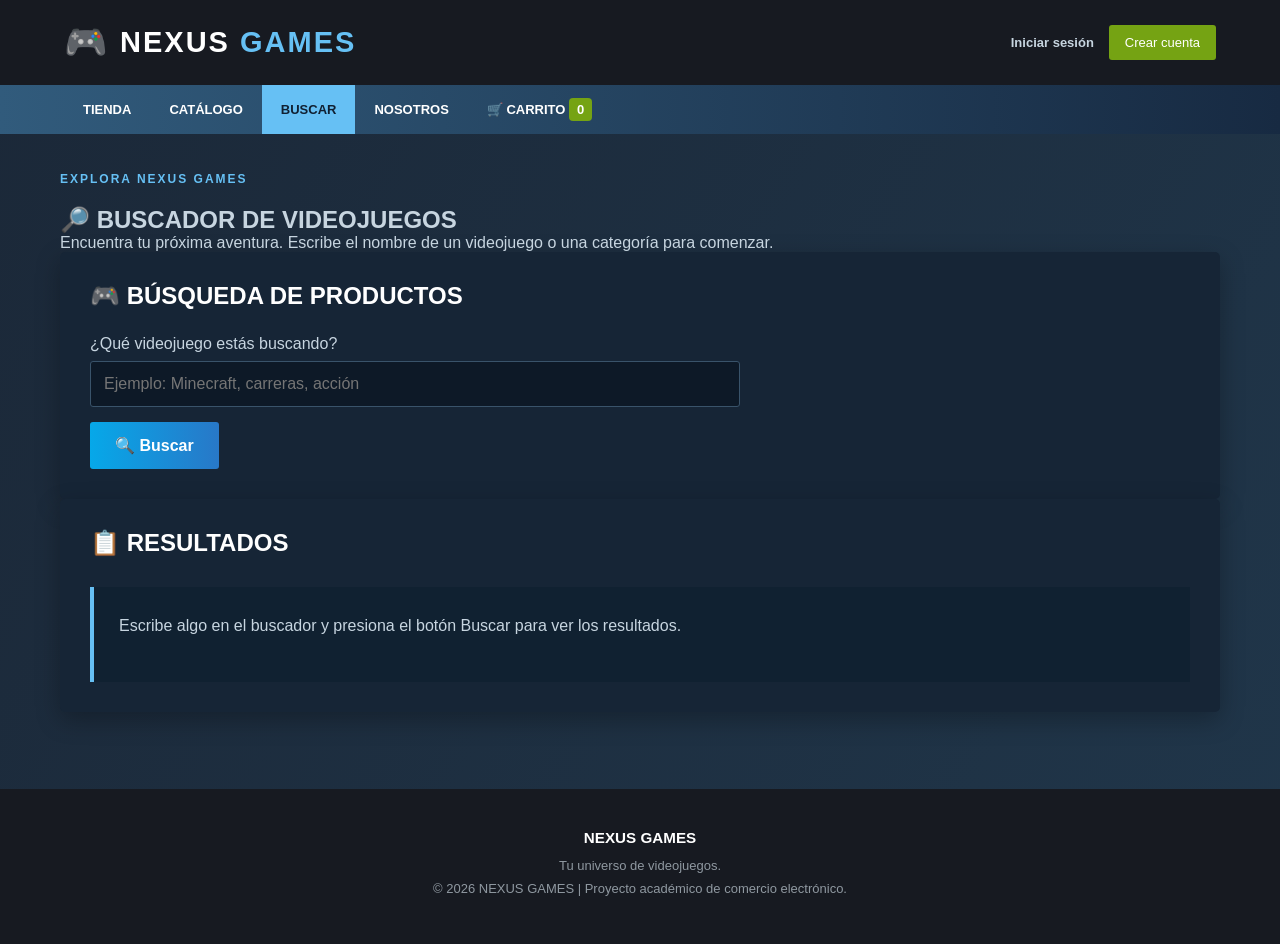
<file: busqueda.html>
<!DOCTYPE html>
<html lang="es">

<head>
    <meta charset="UTF-8">
    <meta name="viewport"
          content="width=device-width, initial-scale=1.0">

    <title>Nexus Games | Buscar videojuegos</title>

    <link rel="stylesheet" href="css/styles.css">
</head>

<body>

    <!-- ENCABEZADO -->

    <header class="encabezado">

        <div class="logo">
            <span class="logo-icono">🎮</span>
            <h1>NEXUS <span>GAMES</span></h1>
        </div>

        <div class="encabezado-derecha">

            <div id="opcionesInvitado" class="opciones-cuenta">

                <a href="login.html" class="boton-login">
                    Iniciar sesión
                </a>

                <a href="registro.html" class="boton-cuenta">
                    Crear cuenta
                </a>

            </div>

            <div id="opcionesUsuario"
                 class="opciones-cuenta" hidden>

                <span id="nombreUsuario"></span>

                <button type="button" id="btnCerrarSesion">
                    Cerrar sesión
                </button>

            </div>

        </div>

    </header>

    <!-- MENÚ DE NAVEGACIÓN -->

    <nav class="menu-principal">
        <ul>
            <li>
                <a href="index.html">TIENDA</a>
            </li>

            <li>
                <a href="catalogo.html">CATÁLOGO</a>
            </li>

            <li>
                <a href="busqueda.html" class="activo">
                    BUSCAR
                </a>
            </li>

            <li>
                <a href="nosotros.html">NOSOTROS</a>
            </li>

            <li>
                <a href="carrito.html">
                    🛒 CARRITO
                    <span class="contador-carrito">0</span>
                </a>
            </li>
        </ul>
    </nav>

    <!-- CONTENIDO PRINCIPAL -->

    <main class="pagina-busqueda">

        <section class="busqueda-hero">

            <span class="nosotros-etiqueta">
                EXPLORA NEXUS GAMES
            </span>

            <h2>🔎 BUSCADOR DE VIDEOJUEGOS</h2>

            <p>
                Encuentra tu próxima aventura.
                Escribe el nombre de un videojuego
                o una categoría para comenzar.
            </p>

        </section>

        <!-- FORMULARIO DE BÚSQUEDA -->

        <section class="seccion buscador">

            <h2>🎮 BÚSQUEDA DE PRODUCTOS</h2>

            <form id="formBusqueda">

                <label for="buscarProducto">
                    ¿Qué videojuego estás buscando?
                </label>

                <div class="busqueda-controles">

                    <input
                        type="text"
                        id="buscarProducto"
                        name="buscarProducto"
                        placeholder="Ejemplo: Minecraft, carreras, acción"
                        autocomplete="off"
                    >

                    <button type="submit"
                            class="boton-principal">
                        🔍 Buscar
                    </button>

                </div>

            </form>

        </section>

        <!-- RESULTADOS DE BÚSQUEDA -->

        <section class="seccion resultados-seccion">

            <h2>📋 RESULTADOS</h2>

            <div id="resultadosBusqueda"
                 aria-live="polite">

                <p class="busqueda-inicial">
                    Escribe algo en el buscador y presiona
                    el botón Buscar para ver los resultados.
                </p>

            </div>

        </section>

    </main>

   

    <footer>

        <h3>NEXUS GAMES</h3>

        <p>Tu universo de videojuegos.</p>

        <p>
            © 2026 NEXUS GAMES |
            Proyecto académico de comercio electrónico.
        </p>

    </footer>

    

    <script src="js/script.js"></script>

</body>
</html>
</file>
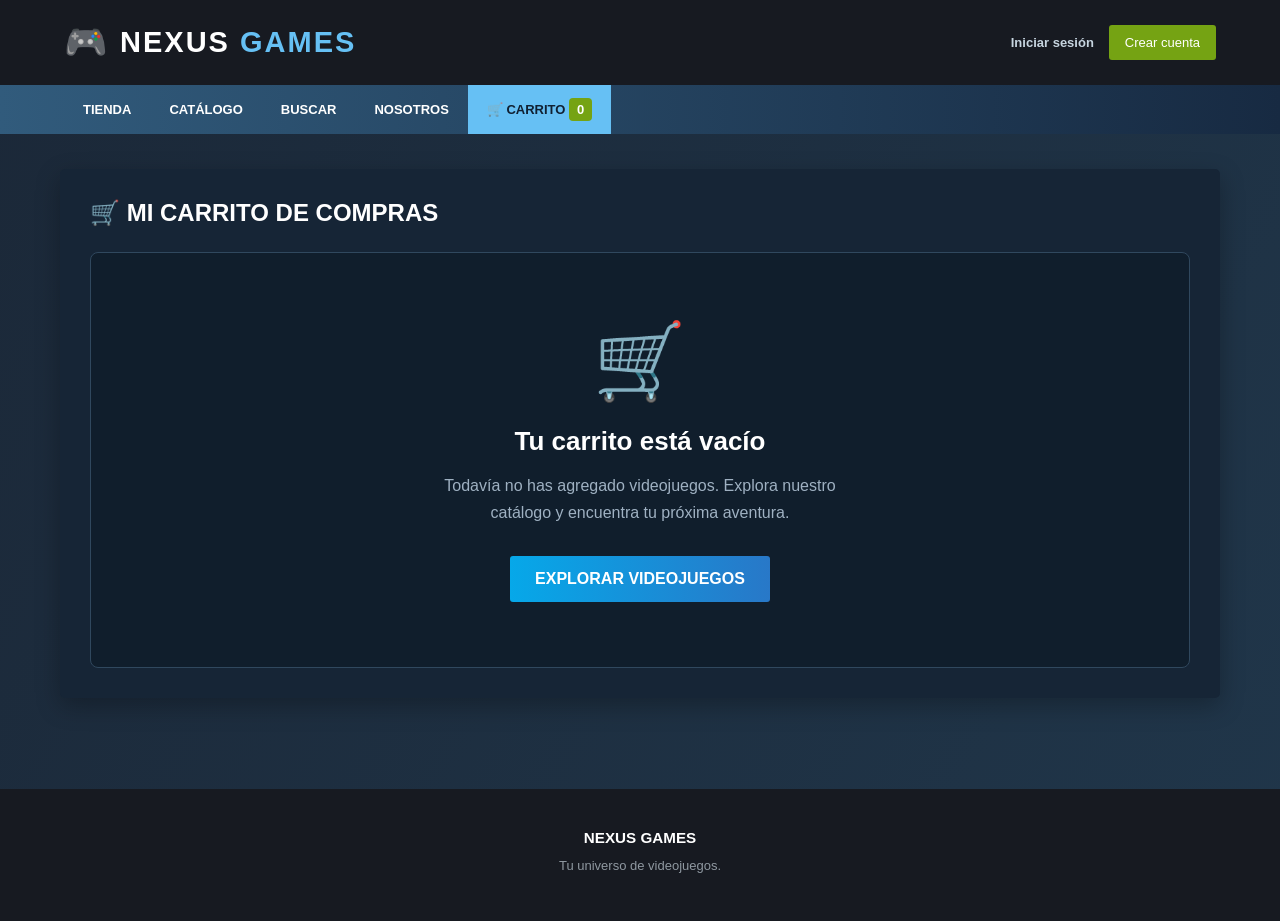
<file: carrito.html>
<!DOCTYPE html>
<html lang="es">

<head>
    <meta charset="UTF-8">
    <meta name="viewport" content="width=device-width, initial-scale=1.0">

    <title>Nexus Games | Mi carrito</title>

    <link rel="stylesheet" href="css/styles.css">
</head>

<body>

    <!-- ENCABEZADO -->

    <header class="encabezado">

        <div class="logo">
            <span class="logo-icono">🎮</span>
            <h1>NEXUS <span>GAMES</span></h1>
        </div>

        <div class="encabezado-derecha">

            <div id="opcionesInvitado" class="opciones-cuenta">

                <a href="login.html" class="boton-login">
                    Iniciar sesión
                </a>

                <a href="registro.html" class="boton-cuenta">
                    Crear cuenta
                </a>

            </div>

            <div id="opcionesUsuario" class="opciones-cuenta" hidden>

                <span id="nombreUsuario"></span>

                <button id="btnCerrarSesion" type="button">
                    Cerrar sesión
                </button>

            </div>

        </div>

    </header>


    <!-- MENÚ -->

    <nav class="menu-principal">

        <ul>

            <li><a href="index.html">TIENDA</a></li>

            <li><a href="catalogo.html">CATÁLOGO</a></li>

            <li><a href="busqueda.html">BUSCAR</a></li>

            <li><a href="nosotros.html">NOSOTROS</a></li>

            <li>
                <a href="carrito.html" class="activo">
                    🛒 CARRITO
                    <span class="contador-carrito">0</span>
                </a>
            </li>

        </ul>

    </nav>


    <!-- CARRITO -->

    <main>

        <section class="seccion">

            <h2>🛒 MI CARRITO DE COMPRAS</h2>

            <!-- CARRITO VACÍO -->

            <div id="carritoVacio" class="carrito-vacio">

                <div class="icono-vacio">🛒</div>

                <h3>Tu carrito está vacío</h3>

                <p>
                    Todavía no has agregado videojuegos.
                    Explora nuestro catálogo y encuentra
                    tu próxima aventura.
                </p>

                <a href="catalogo.html" class="boton-principal">
                    EXPLORAR VIDEOJUEGOS
                </a>

            </div>


            <!-- PRODUCTOS DEL CARRITO -->

            <div id="carritoContenido" hidden>

                <div class="tabla-responsive">

                    <table class="tabla-carrito">

                        <thead>
                            <tr>
                                <th>Videojuego</th>
                                <th>Precio</th>
                                <th>Cantidad</th>
                                <th>Subtotal</th>
                                <th>Acciones</th>
                            </tr>
                        </thead>

                        <tbody id="listaCarrito">
                            
                        </tbody>

                    </table>

                </div>


                <!-- RESUMEN -->

                <div class="resumen-carrito">

                    <h3>RESUMEN DE COMPRA</h3>

                    <p>
                        Productos:
                        <span id="cantidadTotal">0</span>
                    </p>

                    <h2>
                        Total:
                        $<span id="total">0.00</span> MXN
                    </h2>

                    <div class="acciones-carrito">

                        <a href="catalogo.html" class="boton-seguir">
                            Seguir comprando
                        </a>

                        <button id="btnVaciarCarrito" type="button">
                            Vaciar carrito
                        </button>

                    </div>

                </div>

            </div>

        </section>

    </main>


    <!-- PIE DE PÁGINA -->

    <footer>

        <h3>NEXUS GAMES</h3>

        <p>Tu universo de videojuegos.</p>

        

    </footer>


    <script src="js/script.js"></script>

</body>
</html>
</file>
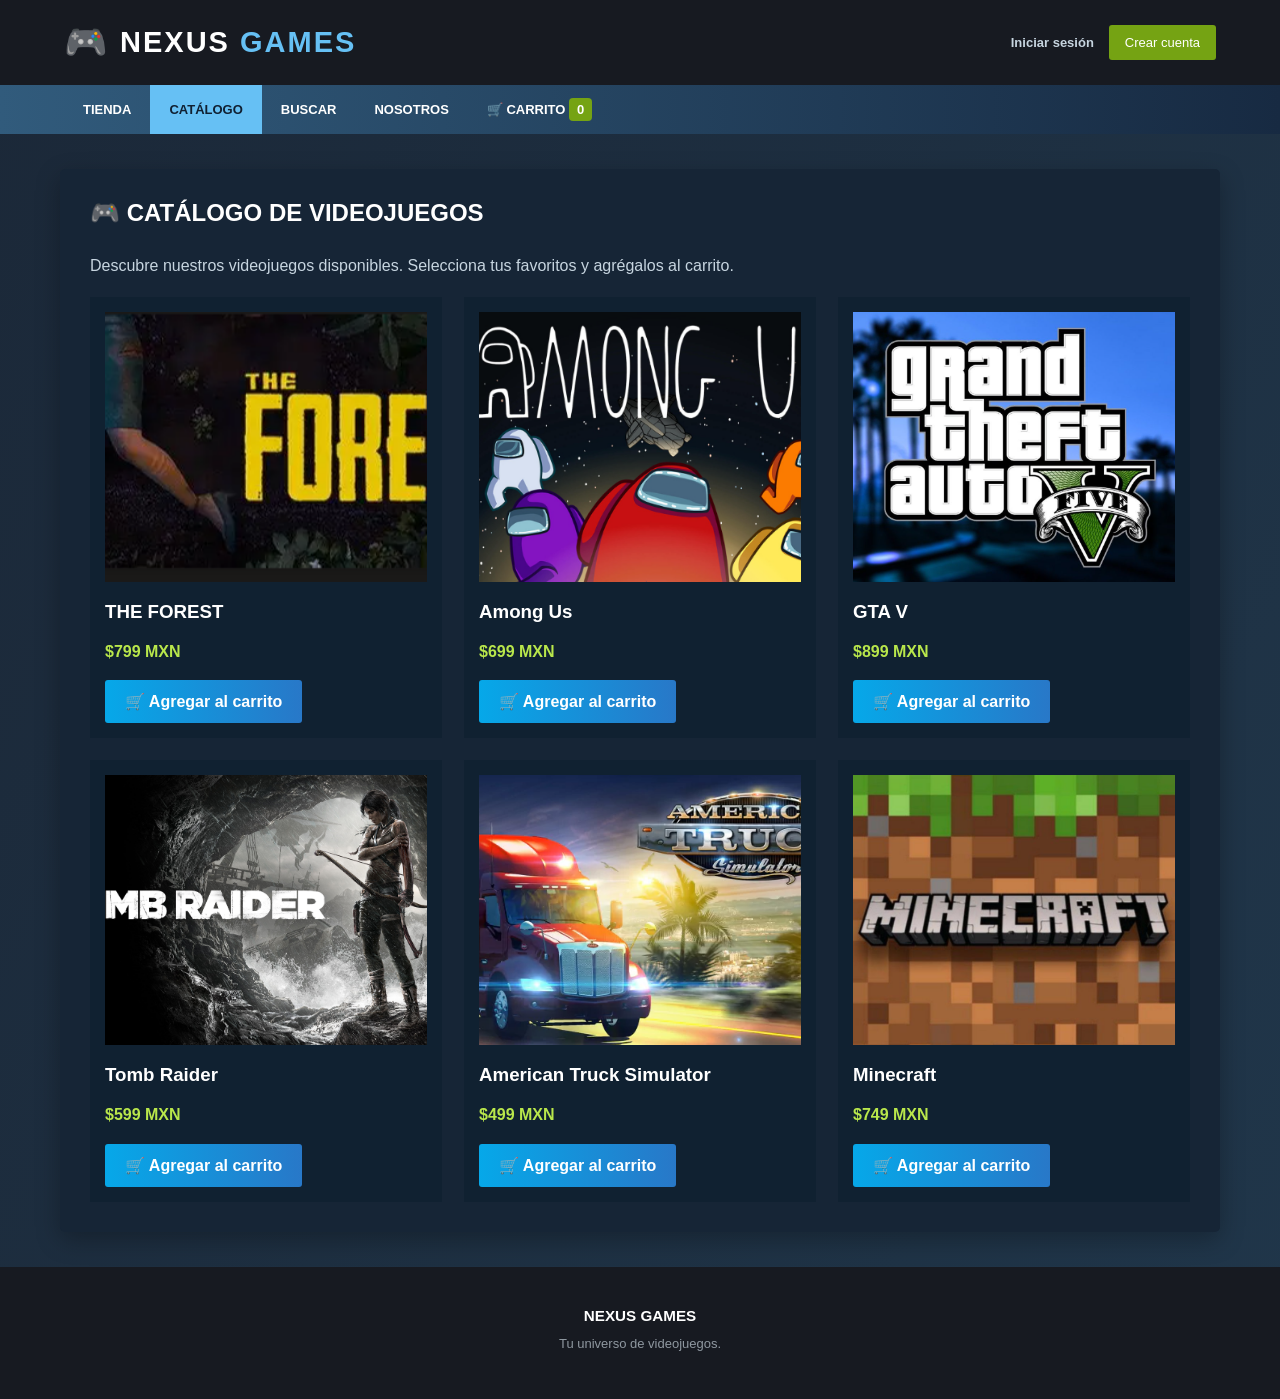
<file: catalogo.html>
<!DOCTYPE html>
<html lang="es">

<head>
    <meta charset="UTF-8">
    <meta name="viewport" content="width=device-width, initial-scale=1.0">

    <title>Nexus Games | Catálogo</title>

    <link rel="stylesheet" href="css/styles.css">
</head>

<body>

    <!-- =====================================
         ENCABEZADO
    ====================================== -->

    <header class="encabezado">

        <div class="logo">
            <span class="logo-icono">🎮</span>
            <h1>NEXUS <span>GAMES</span></h1>
        </div>

        <div class="encabezado-derecha">

            <!-- USUARIO SIN SESIÓN -->

            <div id="opcionesInvitado" class="opciones-cuenta">

                <a href="login.html" class="boton-login">
                    Iniciar sesión
                </a>

                <a href="registro.html" class="boton-cuenta">
                    Crear cuenta
                </a>

            </div>

            <!-- USUARIO CON SESIÓN -->

            <div id="opcionesUsuario" class="opciones-cuenta" hidden>

                <span id="nombreUsuario"></span>

                <button type="button" id="btnCerrarSesion">
                    Cerrar sesión
                </button>

            </div>

        </div>

    </header>


    <!-- =====================================
         MENÚ DE NAVEGACIÓN
    ====================================== -->

    <nav class="menu-principal">

        <ul>

            <li>
                <a href="index.html">TIENDA</a>
            </li>

            <li>
                <a href="catalogo.html" class="activo">
                    CATÁLOGO
                </a>
            </li>

            <li>
                <a href="busqueda.html">BUSCAR</a>
            </li>

            <li>
                <a href="nosotros.html">NOSOTROS</a>
            </li>

            <li>
                <a href="carrito.html">
                    🛒 CARRITO
                    <span class="contador-carrito">0</span>
                </a>
            </li>

        </ul>

    </nav>


    <!-- =====================================
         CATÁLOGO DE VIDEOJUEGOS
    ====================================== -->

    <main>

        <section class="seccion">

            <h2>🎮 CATÁLOGO DE VIDEOJUEGOS</h2>

            <p>
                Descubre nuestros videojuegos disponibles.
                Selecciona tus favoritos y agrégalos al carrito.
            </p>

            <div class="productos">


                <!-- VIDEOJUEGO 1 -->

                <article class="producto">

                    <img
                        src="img/juego1.png"
                        alt="THE FOREST"
                    >

                    <h3>THE FOREST</h3>

                    <p>$799 MXN</p>

                    <button
                        type="button"
                        class="agregar-carrito"
                        data-id="juego1"
                        data-nombre="THE FOREST"
                        data-precio="799"
                        data-imagen="img/juego1.png"
                    >
                        🛒 Agregar al carrito
                    </button>

                </article>


                <!-- VIDEOJUEGO 2 -->

                <article class="producto">

                    <img
                        src="img/juego2.png"
                        alt="Among Us"
                    >

                    <h3>Among Us</h3>

                    <p>$699 MXN</p>

                    <button
                        type="button"
                        class="agregar-carrito"
                        data-id="juego2"
                        data-nombre="Among Us"
                        data-precio="699"
                        data-imagen="img/juego2.png"
                    >
                        🛒 Agregar al carrito
                    </button>

                </article>


                <!-- VIDEOJUEGO 3 -->

                <article class="producto">

                    <img
                        src="img/juego3.png"
                        alt="GTA V"
                    >

                    <h3>GTA V</h3>

                    <p>$899 MXN</p>

                    <button
                        type="button"
                        class="agregar-carrito"
                        data-id="juego3"
                        data-nombre="GTA V"
                        data-precio="899"
                        data-imagen="img/juego3.png"
                    >
                        🛒 Agregar al carrito
                    </button>

                </article>


                <!-- VIDEOJUEGO 4 -->

                <article class="producto">

                    <img
                        src="img/juego4.jpg"
                        alt="Tomb Raider"
                    >

                    <h3>Tomb Raider</h3>

                    <p>$599 MXN</p>

                    <button
                        type="button"
                        class="agregar-carrito"
                        data-id="juego4"
                        data-nombre="Tomb Raider"
                        data-precio="599"
                        data-imagen="img/juego4.jpg"
                    >
                        🛒 Agregar al carrito
                    </button>

                </article>


                <!-- VIDEOJUEGO 5 -->

                <article class="producto">

                    <img
                        src="img/juego5.png"
                        alt="American Truck Simulator"
                    >

                    <h3>American Truck Simulator</h3>

                    <p>$499 MXN</p>

                    <button
                        type="button"
                        class="agregar-carrito"
                        data-id="juego5"
                        data-nombre="American Truck Simulator"
                        data-precio="499"
                        data-imagen="img/juego5.png"
                    >
                        🛒 Agregar al carrito
                    </button>

                </article>


                <!-- VIDEOJUEGO 6 -->

                <article class="producto">

                    <img
                        src="img/juego6.png"
                        alt="Minecraft"
                    >

                    <h3>Minecraft</h3>

                    <p>$749 MXN</p>

                    <button
                        type="button"
                        class="agregar-carrito"
                        data-id="juego6"
                        data-nombre="Minecraft"
                        data-precio="749"
                        data-imagen="img/juego6.png"
                    >
                        🛒 Agregar al carrito
                    </button>

                </article>

            </div>

        </section>

    </main>


   

    <footer>

        <h3>NEXUS GAMES</h3>

        <p>Tu universo de videojuegos.</p>

        

    </footer>


    <!-- JAVASCRIPT EXTERNO -->

    <script src="js/script.js"></script>

</body>
</html>
</file>
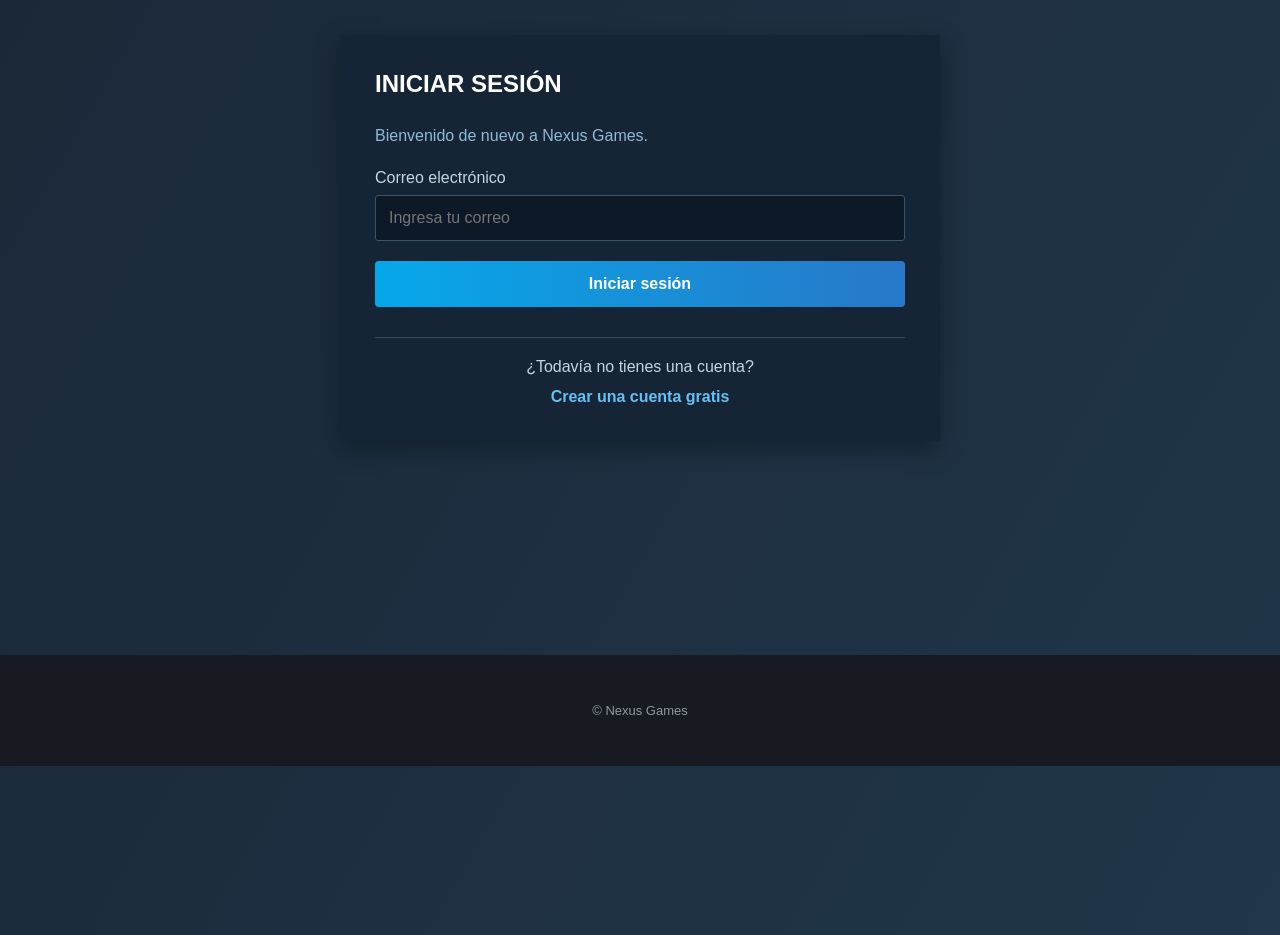
<file: login.html>
<!DOCTYPE html>
<html lang="es">
<head>
    <meta charset="UTF-8">
    <meta name="viewport"
          content="width=device-width, initial-scale=1.0">
    <title>Nexus Games | Iniciar sesión</title>
    <link rel="stylesheet" href="css/styles.css">
</head>
<body>



<main>
    <section class="contenedor-formulario">

        <h2>INICIAR SESIÓN</h2>

        <p class="texto-ayuda">
            Bienvenido de nuevo a Nexus Games.
        </p>

        <form id="formLogin">

            <label for="loginEmail">
                Correo electrónico
            </label>
            <input
                type="email"
                id="loginEmail"
                placeholder="Ingresa tu correo"
            >

            <button type="submit" class="boton-acceso">
                Iniciar sesión
            </button>

            <p id="mensajeLogin" aria-live="polite"></p>

        </form>

        <div class="enlace-registro">
            <p>¿Todavía no tienes una cuenta?</p>
            <a href="registro.html">
                Crear una cuenta gratis
            </a>
        </div>

    </section>
</main>

<footer>
    <p>&copy;  Nexus Games </p>
</footer>

<script src="js/script.js"></script>
</body>
</html>
</file>
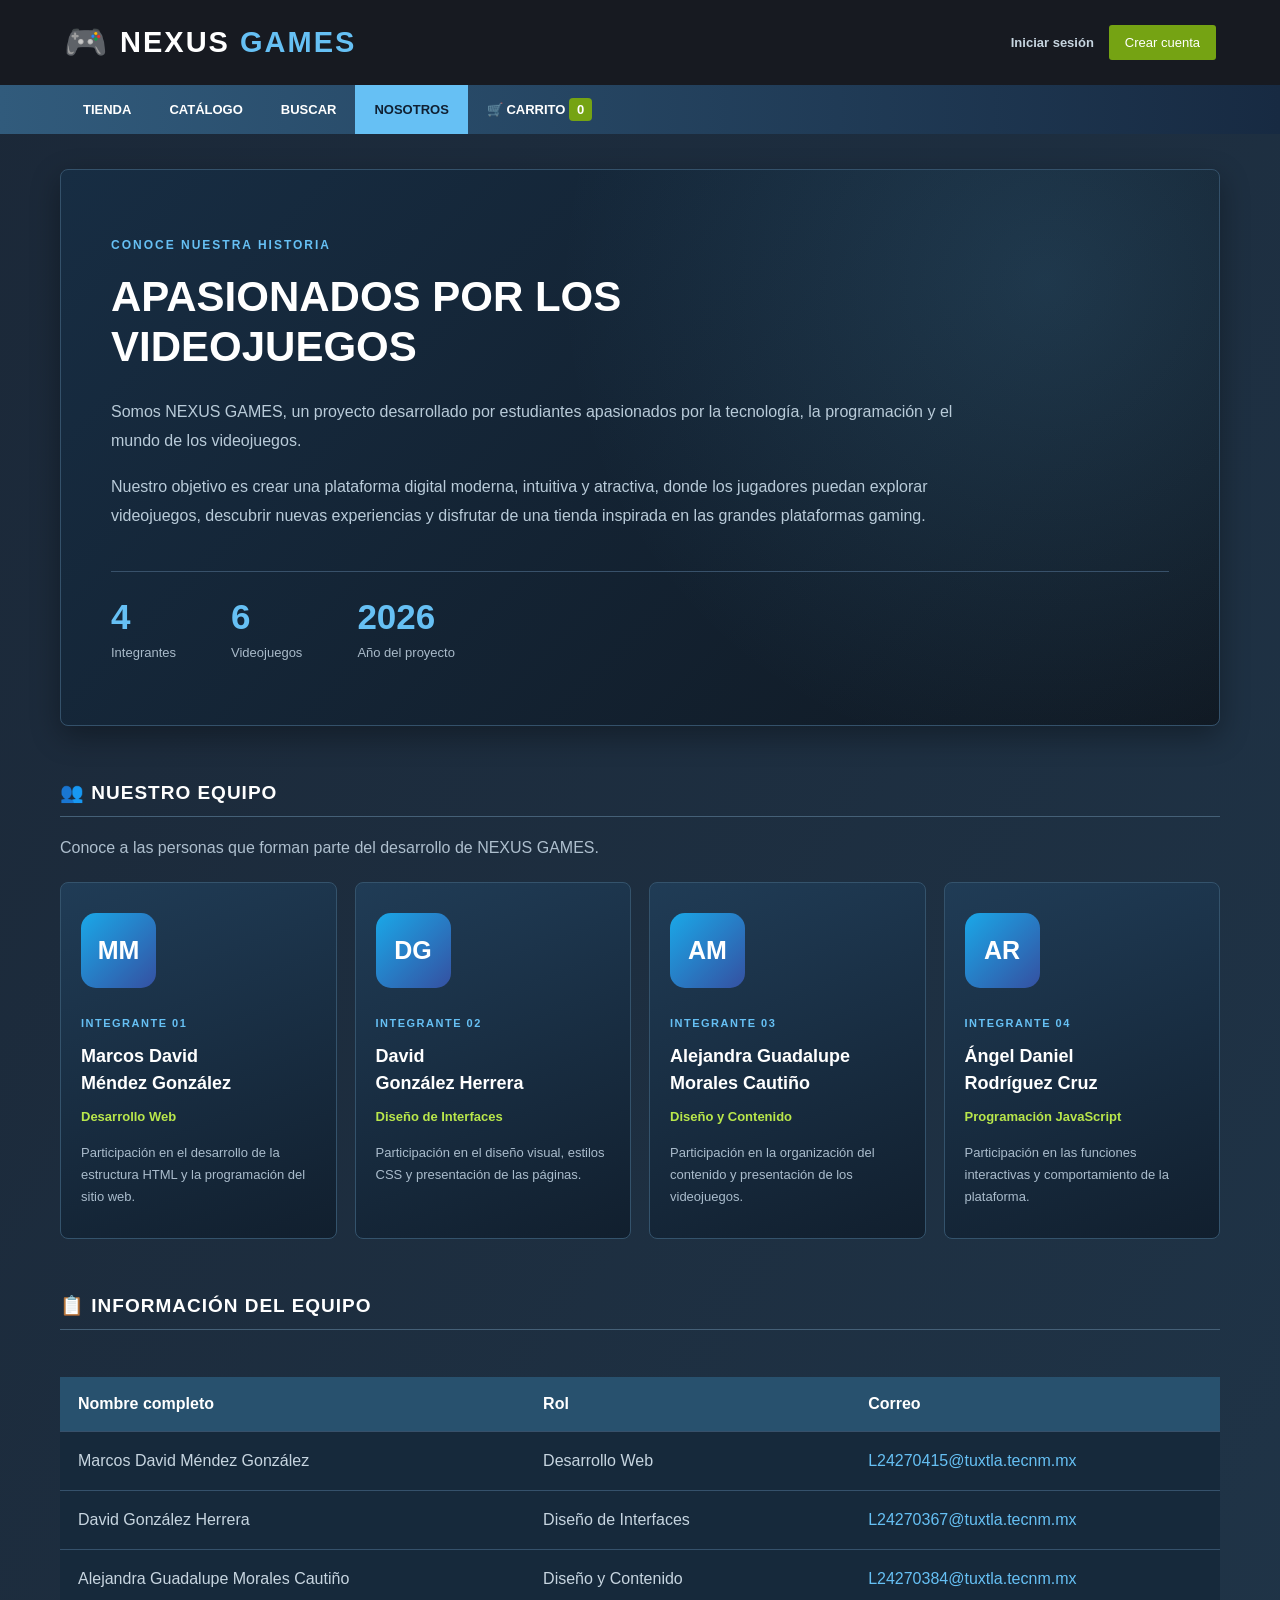
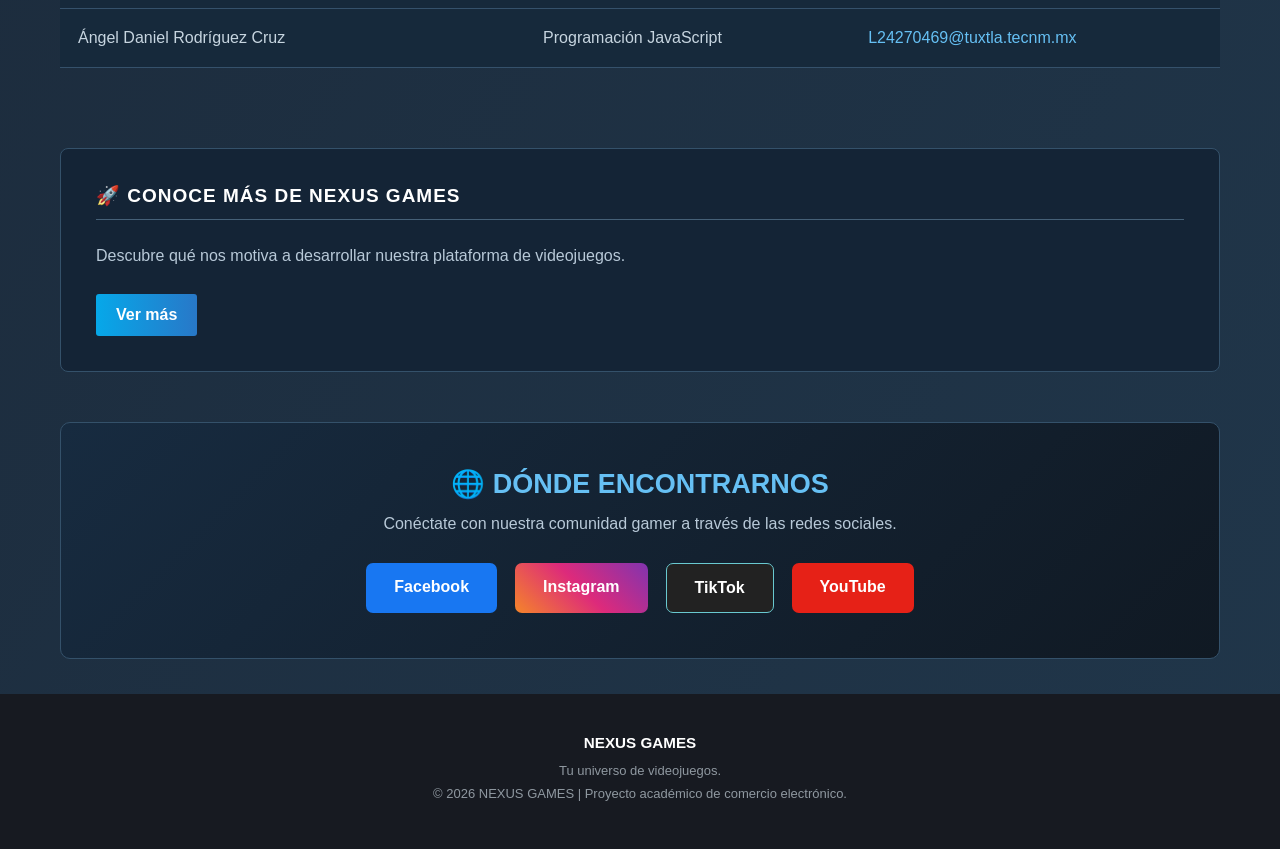
<file: nosotros.html>
<!DOCTYPE html>
<html lang="es">

<head>
    <meta charset="UTF-8">
    <meta name="viewport"
          content="width=device-width, initial-scale=1.0">

    <title>Nexus Games | Quiénes somos</title>

    <link rel="stylesheet" href="css/styles.css">
</head>

<body>

    <!-- ENCABEZADO -->

    <header class="encabezado">

        <div class="logo">
            <span class="logo-icono">🎮</span>
            <h1>NEXUS <span>GAMES</span></h1>
        </div>

        <div class="encabezado-derecha">

            <div id="opcionesInvitado" class="opciones-cuenta">

                <a href="login.html" class="boton-login">
                    Iniciar sesión
                </a>

                <a href="registro.html" class="boton-cuenta">
                    Crear cuenta
                </a>

            </div>

            <div id="opcionesUsuario"
                 class="opciones-cuenta" hidden>

                <span id="nombreUsuario"></span>

                <button type="button" id="btnCerrarSesion">
                    Cerrar sesión
                </button>

            </div>

        </div>

    </header>

    <!-- MENÚ DE NAVEGACIÓN -->

    <nav class="menu-principal">
        <ul>
            <li>
                <a href="index.html">TIENDA</a>
            </li>

            <li>
                <a href="catalogo.html">CATÁLOGO</a>
            </li>

            <li>
                <a href="busqueda.html">BUSCAR</a>
            </li>

            <li>
                <a href="nosotros.html" class="activo">
                    NOSOTROS
                </a>
            </li>

            <li>
                <a href="carrito.html">
                    🛒 CARRITO
                    <span class="contador-carrito">0</span>
                </a>
            </li>
        </ul>
    </nav>

    <!-- CONTENIDO PRINCIPAL -->

    <main class="pagina-nosotros">

        <!-- PRESENTACIÓN -->

        <section class="nosotros-hero">

            <span class="nosotros-etiqueta">
                CONOCE NUESTRA HISTORIA
            </span>

            <h2>APASIONADOS POR LOS VIDEOJUEGOS</h2>

            <p>
                Somos NEXUS GAMES, un proyecto desarrollado
                por estudiantes apasionados por la tecnología,
                la programación y el mundo de los videojuegos.
            </p>

            <p>
                Nuestro objetivo es crear una plataforma digital
                moderna, intuitiva y atractiva, donde los jugadores
                puedan explorar videojuegos, descubrir nuevas
                experiencias y disfrutar de una tienda inspirada
                en las grandes plataformas gaming.
            </p>

            <div class="nosotros-datos">

                <div>
                    <strong>4</strong>
                    <span>Integrantes</span>
                </div>

                <div>
                    <strong>6</strong>
                    <span>Videojuegos</span>
                </div>

                <div>
                    <strong>2026</strong>
                    <span>Año del proyecto</span>
                </div>

            </div>

        </section>

        <!-- INTEGRANTES -->

        <section class="equipo-seccion">

            <div class="titulo-seccion">
                <h2>👥 NUESTRO EQUIPO</h2>
            </div>

            <p class="equipo-descripcion">
                Conoce a las personas que forman parte
                del desarrollo de NEXUS GAMES.
            </p>

            <div class="equipo-grid">

                <!-- INTEGRANTE 1 -->

                <article class="integrante-card">

                    <div class="integrante-avatar">MM</div>

                    <span class="integrante-numero">
                        INTEGRANTE 01
                    </span>

                    <h3>
                        Marcos David<br>
                        Méndez González
                    </h3>

                    <p class="integrante-rol">
                        Desarrollo Web
                    </p>

                    <p class="integrante-descripcion">
                        Participación en el desarrollo de
                        la estructura HTML y la programación
                        del sitio web.
                    </p>

                </article>

                <!-- INTEGRANTE 2 -->

                <article class="integrante-card">

                    <div class="integrante-avatar">DG</div>

                    <span class="integrante-numero">
                        INTEGRANTE 02
                    </span>

                    <h3>
                        David<br>
                        González Herrera
                    </h3>

                    <p class="integrante-rol">
                        Diseño de Interfaces
                    </p>

                    <p class="integrante-descripcion">
                        Participación en el diseño visual,
                        estilos CSS y presentación
                        de las páginas.
                    </p>

                </article>

                <!-- INTEGRANTE 3 -->

                <article class="integrante-card">

                    <div class="integrante-avatar">AM</div>

                    <span class="integrante-numero">
                        INTEGRANTE 03
                    </span>

                    <h3>
                        Alejandra Guadalupe<br>
                        Morales Cautiño
                    </h3>

                    <p class="integrante-rol">
                        Diseño y Contenido
                    </p>

                    <p class="integrante-descripcion">
                        Participación en la organización
                        del contenido y presentación
                        de los videojuegos.
                    </p>

                </article>

                <!-- INTEGRANTE 4 -->

                <article class="integrante-card">

                    <div class="integrante-avatar">AR</div>

                    <span class="integrante-numero">
                        INTEGRANTE 04
                    </span>

                    <h3>
                        Ángel Daniel<br>
                        Rodríguez Cruz
                    </h3>

                    <p class="integrante-rol">
                        Programación JavaScript
                    </p>

                    <p class="integrante-descripcion">
                        Participación en las funciones
                        interactivas y comportamiento
                        de la plataforma.
                    </p>

                </article>

            </div>

        </section>

        <!-- TABLA -->

        <section class="equipo-tabla-seccion">

            <div class="titulo-seccion">
                <h2>📋 INFORMACIÓN DEL EQUIPO</h2>
            </div>

            <div class="tabla-responsive">

                <table class="tabla-equipo">

                    <thead>
                        <tr>
                            <th>Nombre completo</th>
                            <th>Rol</th>
                            <th>Correo</th>
                        </tr>
                    </thead>

                    <tbody>

                        <tr>
                            <td>
                                Marcos David Méndez González
                            </td>

                            <td>Desarrollo Web</td>

                            <td>
                                <a href="mailto:L24270415@tuxtla.tecnm.mx">
                                    L24270415@tuxtla.tecnm.mx
                                </a>
                            </td>
                        </tr>

                        <tr>
                            <td>
                                David González Herrera
                            </td>

                            <td>Diseño de Interfaces</td>

                            <td>
                                <a href="mailto:L24270367@tuxtla.tecnm.mx">
                                    L24270367@tuxtla.tecnm.mx
                                </a>
                            </td>
                        </tr>

                        <tr>
                            <td>
                                Alejandra Guadalupe Morales Cautiño
                            </td>

                            <td>Diseño y Contenido</td>

                            <td>
                                <a href="mailto:L24270384@tuxtla.tecnm.mx">
                                    L24270384@tuxtla.tecnm.mx
                                </a>
                            </td>
                        </tr>

                        <tr>
                            <td>
                                Ángel Daniel Rodríguez Cruz
                            </td>

                            <td>Programación JavaScript</td>

                            <td>
                                <a href="mailto:L24270469@tuxtla.tecnm.mx">
                                    L24270469@tuxtla.tecnm.mx
                                </a>
                            </td>
                        </tr>

                    </tbody>

                </table>

            </div>

        </section>

        <!-- INFORMACIÓN ADICIONAL -->

        <section class="nosotros-extra-seccion">

            <div class="titulo-seccion">
                <h2>🚀 CONOCE MÁS DE NEXUS GAMES</h2>
            </div>

            <p>
                Descubre qué nos motiva a desarrollar
                nuestra plataforma de videojuegos.
            </p>

            <button type="button"
                    id="btnVerMas"
                    class="boton-principal">
                Ver más
            </button>

            <div id="informacionExtra" hidden>

                <div class="extra-grid">

                    <article class="extra-card">

                        <h3>🎯 Nuestra misión</h3>

                        <p>
                            Desarrollar una plataforma de comercio
                            electrónico de videojuegos que ofrezca
                            una experiencia accesible, atractiva
                            y fácil de utilizar.
                        </p>

                    </article>

                    <article class="extra-card">

                        <h3>👁️ Nuestra visión</h3>

                        <p>
                            Convertir NEXUS GAMES en una demostración
                            de tienda digital moderna, aplicando
                            buenas prácticas de desarrollo web
                            y diseño de interfaces.
                        </p>

                    </article>

                    <article class="extra-card">

                        <h3>⭐ Nuestros valores</h3>

                        <ul>
                            <li>Trabajo en equipo</li>
                            <li>Creatividad</li>
                            <li>Responsabilidad</li>
                            <li>Innovación</li>
                            <li>Compromiso</li>
                        </ul>

                    </article>

                </div>

            </div>

        </section>

        <!-- =====================================
             DÓNDE ENCONTRARNOS
        ====================================== -->

        <section class="contacto-seccion">

            <h2>🌐 DÓNDE ENCONTRARNOS</h2>

            <p>
                Conéctate con nuestra comunidad gamer
                a través de las redes sociales.
            </p>

            <div class="contacto-enlaces">

                <!-- FACEBOOK -->

                <a href="https://www.facebook.com/"
                   target="_blank"
                   rel="noopener noreferrer"
                   class="red-facebook">
                    Facebook
                </a>

                <!-- INSTAGRAM -->

                <a href="https://www.instagram.com/"
                   target="_blank"
                   rel="noopener noreferrer"
                   class="red-instagram">
                    Instagram
                </a>

                <!-- TIKTOK -->

                <a href="https://www.tiktok.com/"
                   target="_blank"
                   rel="noopener noreferrer"
                   class="red-tiktok">
                    TikTok
                </a>

                <!-- YOUTUBE -->

                <a href="https://www.youtube.com/"
                   target="_blank"
                   rel="noopener noreferrer"
                   class="red-youtube">
                    YouTube
                </a>

            </div>

        </section>

    </main>


    <footer>

        <h3>NEXUS GAMES</h3>

        <p>Tu universo de videojuegos.</p>

        <p>
            © 2026 NEXUS GAMES |
            Proyecto académico de comercio electrónico.
        </p>

    </footer>

    

    <script src="js/script.js"></script>

</body>
</html>
</file>
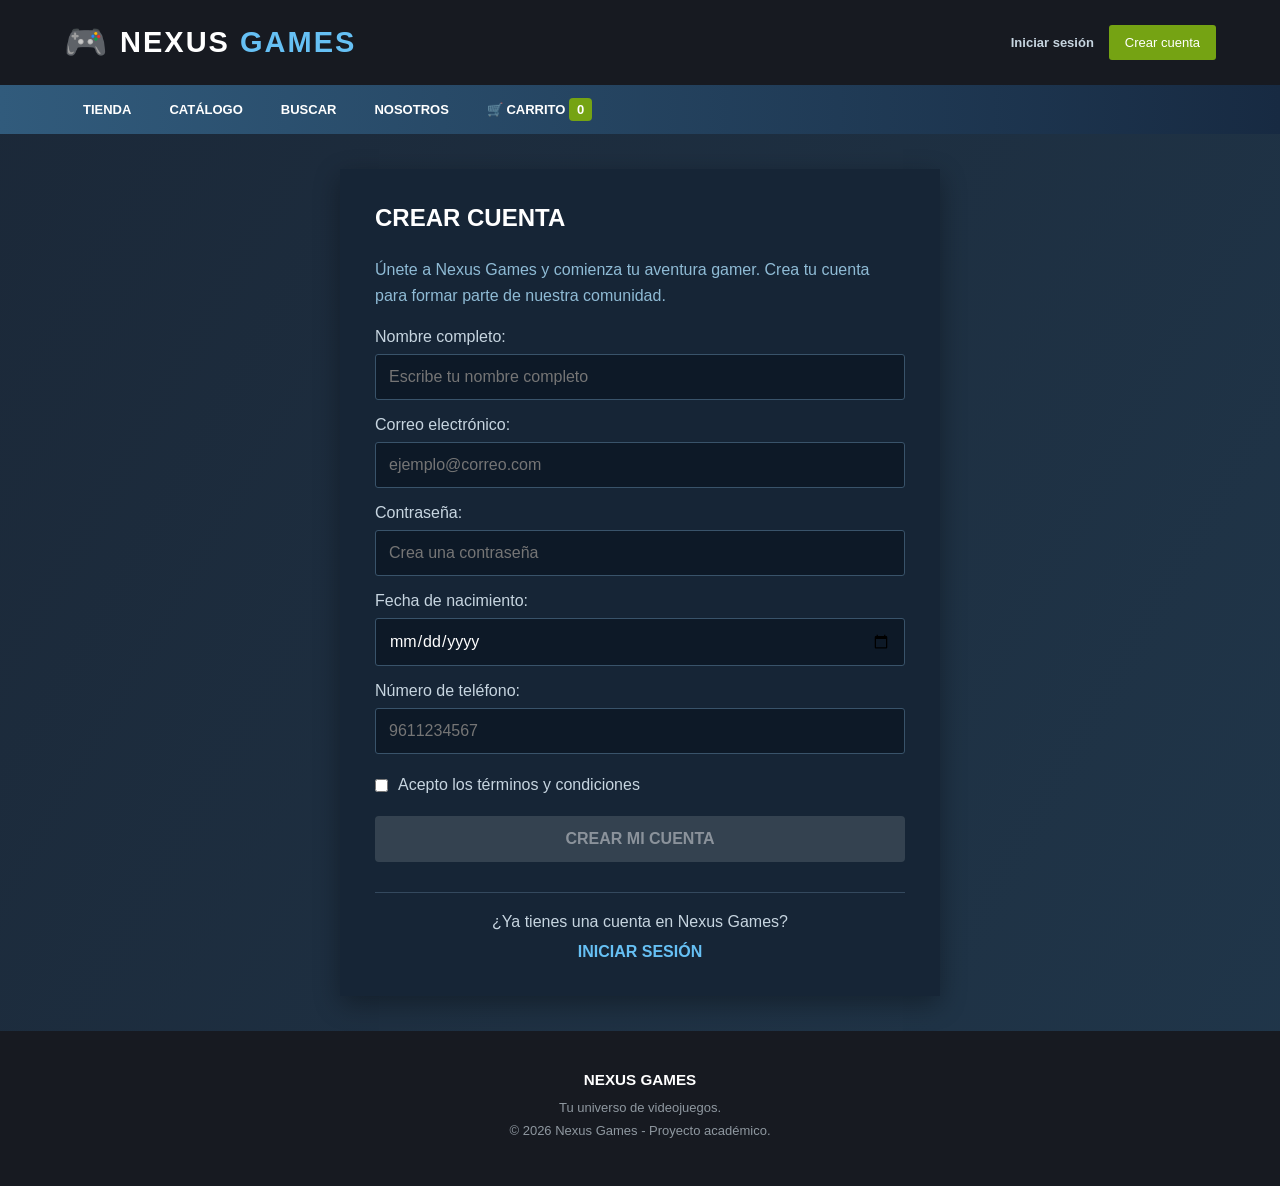
<file: registro.html>
<!DOCTYPE html>
<html lang="es">

<head>
    <meta charset="UTF-8">
    <meta name="viewport" content="width=device-width, initial-scale=1.0">

    <title>Nexus Games | Registro</title>

    <link rel="stylesheet" href="css/styles.css">
</head>

<body>

    <!-- ENCABEZADO -->

    <header class="encabezado">

        <div class="logo">
            <span class="logo-icono">🎮</span>
            <h1>NEXUS <span>GAMES</span></h1>
        </div>

        <div class="encabezado-derecha">

            <!-- USUARIO SIN SESIÓN -->

            <div id="opcionesInvitado" class="opciones-cuenta">

                <a href="login.html" class="boton-login">
                    Iniciar sesión
                </a>

                <a href="registro.html" class="boton-cuenta">
                    Crear cuenta
                </a>

            </div>

            <!-- USUARIO CON SESIÓN -->

            <div id="opcionesUsuario" class="opciones-cuenta" hidden>

                <span id="nombreUsuario"></span>

                <button type="button" id="btnCerrarSesion">
                    Cerrar sesión
                </button>

            </div>

        </div>

    </header>


    <!-- MENÚ DE NAVEGACIÓN -->

    <nav class="menu-principal">

        <ul>

            <li>
                <a href="index.html">TIENDA</a>
            </li>

            <li>
                <a href="catalogo.html">CATÁLOGO</a>
            </li>

            <li>
                <a href="busqueda.html">BUSCAR</a>
            </li>

            <li>
                <a href="nosotros.html">NOSOTROS</a>
            </li>

            <li>
                <a href="carrito.html">
                    🛒 CARRITO
                    <span class="contador-carrito">0</span>
                </a>
            </li>

        </ul>

    </nav>


    <!-- CONTENIDO PRINCIPAL -->

    <main>

        <section class="contenedor-formulario">

            <h2>CREAR CUENTA</h2>

            <p class="texto-ayuda">
                Únete a Nexus Games y comienza tu aventura gamer.
                Crea tu cuenta para formar parte de nuestra comunidad.
            </p>

            <form id="formRegistro">

                <!-- NOMBRE -->

                <label for="nombre">
                    Nombre completo:
                </label>

                <input
                    type="text"
                    id="nombre"
                    name="nombre"
                    placeholder="Escribe tu nombre completo"
                    autocomplete="name"
                >


                <!-- CORREO -->

                <label for="email">
                    Correo electrónico:
                </label>

                <input
                    type="email"
                    id="email"
                    name="email"
                    placeholder="ejemplo@correo.com"
                    pattern="[a-zA-Z0-9._%+\-]+@[a-zA-Z0-9.\-]+\.[a-zA-Z]{2,}"
                    autocomplete="email"
                >


                <!-- CONTRASEÑA -->

                <label for="password">
                    Contraseña:
                </label>

                <input
                    type="password"
                    id="password"
                    name="password"
                    placeholder="Crea una contraseña"
                    autocomplete="new-password"
                >


                <!-- FECHA DE NACIMIENTO -->

                <label for="fecha">
                    Fecha de nacimiento:
                </label>

                <input
                    type="date"
                    id="fecha"
                    name="fecha"
                >


                <!-- TELÉFONO -->

                <label for="telefono">
                    Número de teléfono:
                </label>

                <input
                    type="tel"
                    id="telefono"
                    name="telefono"
                    placeholder="9611234567"
                    autocomplete="tel"
                >


                <!-- TÉRMINOS Y CONDICIONES -->

                <div class="terminos">

                    <input
                        type="checkbox"
                        id="aceptarTerminos"
                        name="aceptarTerminos"
                    >

                    <label for="aceptarTerminos">
                        Acepto los términos y condiciones
                    </label>

                </div>


                <!-- BOTÓN REGISTRO -->

                <button
                    type="submit"
                    id="btnRegistro"
                    class="boton-acceso"
                    disabled
                >
                    CREAR MI CUENTA
                </button>


                <!-- MENSAJE DE VALIDACIÓN -->

                <p id="mensajeRegistro" aria-live="polite"></p>

            </form>


            <!-- INICIAR SESIÓN -->

            <div class="enlace-registro">

                <p>¿Ya tienes una cuenta en Nexus Games?</p>

                <a href="login.html">
                    INICIAR SESIÓN
                </a>

            </div>

        </section>

    </main>


   

    <footer>

        <h3>NEXUS GAMES</h3>

        <p>Tu universo de videojuegos.</p>

        <p>
            &copy; 2026 Nexus Games -
            Proyecto académico.
        </p>

    </footer>



    <script src="js/script.js"></script>

</body>
</html>
</file>
<file: css/styles.css>
/* =========================================
   CONFIGURACIÓN GENERAL
========================================= */

* {
    margin: 0;
    padding: 0;
    box-sizing: border-box;
}

:root {
    --fondo: #1b2838;
    --fondo-oscuro: #171a21;
    --panel: #16202d;
    --azul: #66c0f4;
    --texto: #c7d5e0;
    --verde: #a4d007;
}

[hidden] {
    display: none !important;
}

body {
    font-family: Arial, Helvetica, sans-serif;
    background: linear-gradient(120deg, #1b2838, #20364a);
    color: var(--texto);
    min-height: 100vh;
}

a {
    color: var(--azul);
    text-decoration: none;
}

a:hover {
    color: white;
}

button,
input {
    font: inherit;
}

button {
    cursor: pointer;
}

button:disabled {
    opacity: .45;
    cursor: not-allowed;
}

/* =========================================
   ENCABEZADO
========================================= */

.encabezado,
header {
    background: var(--fondo-oscuro);
    padding: 22px max(5%, calc((100% - 1200px) / 2));
}

.encabezado {
    display: flex;
    justify-content: space-between;
    align-items: center;
    gap: 20px;
}

.logo {
    display: flex;
    align-items: center;
    gap: 12px;
}

.logo h1 {
    font-size: 29px;
    color: white;
    letter-spacing: 2px;
}

.logo h1 span {
    color: var(--azul);
}

.logo-icono {
    font-size: 35px;
}

.encabezado-derecha {
    display: flex;
    align-items: center;
    gap: 20px;
    font-size: 13px;
}

.boton-cuenta {
    background: #75a313;
    color: white;
    padding: 10px 16px;
    border-radius: 3px;
}

/* =========================================
   NAVEGACIÓN
========================================= */

nav,
.menu-principal {
    background: linear-gradient(90deg, #315b7c, #172a42);
    padding: 0 5%;
}

nav ul {
    max-width: 1200px;
    margin: auto;
    display: flex;
    flex-wrap: wrap;
    align-items: center;
    list-style: none;
}

nav a {
    display: block;
    padding: 17px 19px;
    color: white;
    font-size: 13px;
    font-weight: bold;
    transition: .2s;
}

nav a:hover,
nav a.activo {
    background: #66c0f4;
    color: #102032;
}

.contador-carrito {
    background: #75a313;
    color: white;
    padding: 4px 8px;
    border-radius: 4px;
}

/* =========================================
   TIENDA PRINCIPAL
========================================= */

.tienda {
    max-width: 1200px;
    margin: auto;
    padding: 25px 20px 70px;
}

/* =========================================
   BANNER PRINCIPAL
========================================= */

.hero {
    min-height: 410px;
    display: flex;
    align-items: center;
    background:
        linear-gradient(
            90deg,
            rgba(8, 15, 25, .97),
            rgba(8, 15, 25, .72),
            rgba(8, 15, 25, .12)
        ),
        url("../img/banner.jpg") center / cover;
    border: 1px solid #38536c;
    box-shadow: 0 10px 35px #0006;
}

.hero-contenido {
    max-width: 630px;
    padding: 55px;
}

.etiqueta {
    display: inline-block;
    color: #9bd8ff;
    font-size: 12px;
    font-weight: bold;
    letter-spacing: 2px;
    margin-bottom: 18px;
}

.hero h2 {
    color: white;
    font-size: clamp(30px, 4vw, 52px);
    line-height: 1.15;
    margin-bottom: 20px;
}

.hero p {
    font-size: 16px;
    line-height: 1.7;
    margin-bottom: 28px;
}

.boton-principal,
.boton {
    display: inline-block;
    background: linear-gradient(90deg, #06a8e9, #2878c8);
    padding: 14px 25px;
    border: none;
    border-radius: 3px;
    color: white;
    font-weight: bold;
    transition: .2s;
}

.boton-principal:hover,
.boton:hover {
    filter: brightness(1.2);
    transform: translateY(-2px);
}

/* =========================================
   SECCIONES
========================================= */

.seccion-tienda {
    margin-top: 55px;
}

.titulo-seccion {
    display: flex;
    justify-content: space-between;
    align-items: center;
    gap: 15px;
    margin-bottom: 22px;
    border-bottom: 1px solid #456077;
    padding-bottom: 12px;
}

.titulo-seccion h2 {
    color: white;
    font-size: 19px;
    letter-spacing: 1px;
}

.titulo-seccion a {
    font-size: 13px;
}

/* =========================================
   JUEGOS DESTACADOS
========================================= */

.destacados {
    display: grid;
    grid-template-columns: repeat(2, 1fr);
    gap: 22px;
}

.juego-destacado {
    background: #101a27;
    box-shadow: 0 6px 20px #0005;
    overflow: hidden;
    transition: .25s;
}

.juego-destacado:hover,
.tarjeta-oferta:hover,
.producto:hover {
    transform: translateY(-6px);
    box-shadow: 0 12px 30px #0008;
}

.juego-destacado img {
    width: 100%;
    height: 250px;
    object-fit: cover;
    display: block;
}

.destacado-info {
    padding: 23px;
}

.destacado-info h3 {
    color: white;
    font-size: 23px;
    margin-bottom: 10px;
}

.destacado-info p {
    margin-bottom: 20px;
    font-size: 14px;
}

.precio-juego {
    display: flex;
    justify-content: space-between;
    align-items: center;
    gap: 10px;
}

.precio-juego span {
    color: white;
    font-weight: bold;
}

/* =========================================
   OFERTAS
========================================= */

.ofertas {
    display: grid;
    grid-template-columns: repeat(3, 1fr);
    gap: 20px;
}

.tarjeta-oferta {
    background: #102131;
    transition: .25s;
    overflow: hidden;
}

.tarjeta-oferta img {
    width: 100%;
    height: 200px;
    object-fit: cover;
    display: block;
}

.oferta-info {
    padding: 18px;
}

.oferta-info h3 {
    color: white;
    margin-bottom: 8px;
}

.oferta-info p {
    font-size: 13px;
    margin-bottom: 15px;
}

.precio-oferta {
    display: flex;
    align-items: center;
    gap: 15px;
}

.descuento {
    background: #4c6b22;
    color: #b9e74b;
    font-size: 23px;
    font-weight: bold;
    padding: 10px;
}

.precio-oferta del {
    display: block;
    color: #8194a4;
    font-size: 12px;
}

.precio-oferta strong {
    display: block;
    color: #b9e74b;
    margin-top: 5px;
}

/* =========================================
   CATEGORÍAS
========================================= */

.lista-categorias {
    display: grid;
    grid-template-columns: repeat(5, 1fr);
    list-style: none;
    gap: 15px;
}

.lista-categorias a {
    display: block;
    padding: 30px 10px;
    text-align: center;
    background: linear-gradient(135deg, #305b83, #142c48);
    color: white;
    font-weight: bold;
    font-size: 13px;
    border-radius: 4px;
    transition: .25s;
}

.lista-categorias a:hover {
    background: #377eac;
    transform: translateY(-4px);
}

/* =========================================
   OTRAS PÁGINAS
========================================= */

main:not(.tienda) {
    max-width: 1200px;
    min-height: 65vh;
    margin: 35px auto;
    padding: 0 20px;
}

.seccion {
    background: #162536;
    padding: 30px;
    border-radius: 5px;
    box-shadow: 0 8px 25px #0004;
}

.seccion h2,
.contenedor-formulario h2 {
    color: white;
    margin-bottom: 25px;
}

.seccion p {
    line-height: 1.7;
    margin-bottom: 18px;
}

/* =========================================
   FORMULARIOS
========================================= */

.contenedor-formulario {
    max-width: 600px;
    margin: 30px auto;
    padding: 35px;
    background: #162536;
    box-shadow: 0 8px 25px #0005;
}

form label {
    display: block;
    margin: 16px 0 8px;
}

form input {
    width: 100%;
    padding: 13px;
    color: white;
    background: #0d1927;
    border: 1px solid #39536a;
    border-radius: 3px;
}

form input:focus {
    outline: none;
    border-color: #66c0f4;
    box-shadow: 0 0 8px #66c0f455;
}

.terminos {
    display: flex;
    align-items: center;
    gap: 10px;
    margin: 22px 0;
}

.terminos input {
    width: auto;
}

.terminos label {
    margin: 0;
}

form button,
#btnVerMas,
.agregar-carrito {
    background: linear-gradient(90deg, #06a8e9, #2878c8);
    color: white;
    border: none;
    padding: 12px 20px;
    border-radius: 3px;
    font-weight: bold;
}

form button:hover,
#btnVerMas:hover,
.agregar-carrito:hover {
    filter: brightness(1.2);
}

#mensajeRegistro {
    margin-top: 18px;
}

/* =========================================
   TABLAS
========================================= */

table {
    width: 100%;
    border-collapse: collapse;
    margin: 25px 0;
}

th,
td {
    padding: 16px;
    text-align: center;
    border-bottom: 1px solid #37506a;
}

th {
    background: #244a67;
    color: white;
}

td {
    background: #15283a;
}

/* CORREGIDO: sin display: none permanente */

#informacionExtra {
    margin-top: 20px;
    padding: 25px;
    background: #20384d;
}

/* =========================================
   CATÁLOGO
========================================= */

.productos {
    display: grid;
    grid-template-columns: repeat(3, 1fr);
    gap: 22px;
}

.producto {
    background: #102131;
    padding: 15px;
    transition: .25s;
}

.producto img {
    width: 100%;
    height: 270px;
    object-fit: cover;
}

.producto h3 {
    margin: 15px 0;
    color: white;
}

.producto p {
    margin-bottom: 15px;
    color: #b9e74b;
    font-weight: bold;
}

/* =========================================
   CARRITO
========================================= */

.cantidad {
    width: 80px;
    padding: 10px;
    background: #0d1927;
    color: white;
    border: 1px solid #66c0f4;
}

.total-carrito {
    text-align: right;
    margin-top: 25px;
    color: #b9e74b;
}

/* =========================================
   BUSCADOR
========================================= */

.buscador form {
    max-width: 650px;
}

.buscador button {
    margin-top: 15px;
}

#resultadosBusqueda {
    margin-top: 30px;
    padding: 25px;
    background: #102131;
    border-left: 4px solid #66c0f4;
}

/* =========================================
   PIE DE PÁGINA
========================================= */

footer {
    background: #171a21;
    padding: 40px 20px;
    text-align: center;
    color: #8f98a0;
    font-size: 13px;
}

footer h3 {
    color: white;
    margin-bottom: 12px;
}

footer p {
    margin: 8px 0;
}

/* =========================================
   ADAPTACIÓN A CELULARES
========================================= */

@media (max-width: 850px) {

    .destacados {
        grid-template-columns: 1fr;
    }

    .ofertas,
    .productos {
        grid-template-columns: repeat(2, 1fr);
    }

    .lista-categorias {
        grid-template-columns: repeat(3, 1fr);
    }
}

@media (max-width: 600px) {

    .encabezado {
        flex-direction: column;
        text-align: center;
    }

    .encabezado-derecha {
        flex-wrap: wrap;
        justify-content: center;
    }

    nav ul {
        justify-content: center;
    }

    nav a {
        padding: 13px 10px;
    }

    .hero {
        min-height: 370px;
    }

    .hero-contenido {
        padding: 25px;
    }

    .ofertas,
    .productos {
        grid-template-columns: 1fr;
    }

    .lista-categorias {
        grid-template-columns: repeat(2, 1fr);
    }

    .seccion {
        padding: 18px;
        overflow-x: auto;
    }

    .titulo-seccion h2 {
        font-size: 15px;
    }
}

/* =========================================
   SISTEMA DE CUENTAS
========================================= */

.opciones-cuenta {
    display: flex;
    align-items: center;
    justify-content: flex-end;
    gap: 15px;
}

.opciones-cuenta[hidden] {
    display: none;
}

.boton-login {
    color: #c7d5e0;
    font-size: 13px;
    font-weight: bold;
}

.boton-login:hover {
    color: #66c0f4;
}

#nombreUsuario {
    color: #66c0f4;
    font-weight: bold;
    font-size: 14px;
}

#btnCerrarSesion {
    background: #30465d;
    border: 1px solid #52708a;
    border-radius: 3px;
    padding: 10px 15px;
    color: white;
}

#btnCerrarSesion:hover {
    background: #b23b3b;
}

.boton-acceso {
    display: block;
    width: 100%;
    margin-top: 20px;
    padding: 14px;
    border: none;
    border-radius: 4px;
    background: linear-gradient(90deg, #06a8e9, #2878c8);
    color: white;
    font-weight: bold;
}

.boton-acceso:disabled {
    background: #52606b;
    opacity: .5;
    cursor: not-allowed;
}

.texto-ayuda {
    color: #8fbbd5;
    margin-bottom: 20px;
    line-height: 1.6;
}

.enlace-registro {
    margin-top: 30px;
    padding-top: 20px;
    border-top: 1px solid #34495e;
    text-align: center;
}

.enlace-registro p {
    margin-bottom: 12px;
}

.enlace-registro a {
    color: #66c0f4;
    font-weight: bold;
}

#mensajeLogin,
#mensajeRegistro {
    margin-top: 18px;
    color: #ffcc80;
    line-height: 1.5;
}

@media (max-width: 600px) {

    .opciones-cuenta {
        justify-content: center;
        flex-wrap: wrap;
    }
}

/* =========================================
   CARRITO DE COMPRAS
========================================= */

/* Carrito vacío */

.carrito-vacio {
    text-align: center;
    padding: 65px 20px;
    background: #101e2c;
    border: 1px solid #30485e;
    border-radius: 8px;
}

.carrito-vacio .icono-vacio {
    font-size: 75px;
    margin-bottom: 20px;
}

.carrito-vacio h3 {
    color: white;
    font-size: 26px;
    margin-bottom: 15px;
}

.carrito-vacio p {
    color: #9fb1c2;
    margin: 0 auto 30px;
    max-width: 450px;
    line-height: 1.7;
}

#carritoVacio[hidden],
#carritoContenido[hidden] {
    display: none;
}

/* Tabla */

.tabla-responsive {
    width: 100%;
    overflow-x: auto;
}

.tabla-carrito {
    width: 100%;
    border-collapse: collapse;
}

.tabla-carrito th {
    background: #254b68;
    color: white;
    padding: 18px;
}

.tabla-carrito td {
    background: #15283a;
    padding: 18px;
    border-bottom: 1px solid #35516b;
}

.producto-carrito {
    display: flex;
    align-items: center;
    gap: 15px;
    text-align: left;
}

.producto-carrito img {
    width: 85px;
    height: 95px;
    object-fit: cover;
    border-radius: 5px;
}

.producto-carrito span {
    color: white;
    font-weight: bold;
}

/* Cantidades */

.tabla-carrito .cantidad {
    width: 75px;
    padding: 10px;
    background: #0c1927;
    color: white;
    border: 1px solid #66c0f4;
    border-radius: 4px;
    text-align: center;
}

/* Eliminar */

.btn-eliminar {
    background: #9d3030;
    color: white;
    border: none;
    padding: 10px 15px;
    border-radius: 4px;
    cursor: pointer;
    transition: .2s;
}

.btn-eliminar:hover {
    background: #d53e3e;
}

/* Resumen */

.resumen-carrito {
    margin-top: 35px;
    padding: 30px;
    background: #101e2c;
    border-radius: 8px;
    border: 1px solid #30485e;
    text-align: right;
}

.resumen-carrito h3 {
    color: #66c0f4;
    margin-bottom: 20px;
}

.resumen-carrito p {
    color: #a8bdcf;
    margin-bottom: 15px;
}

.resumen-carrito h2 {
    color: #b9e74b;
    font-size: 28px;
}

.acciones-carrito {
    display: flex;
    justify-content: flex-end;
    flex-wrap: wrap;
    gap: 15px;
    margin-top: 25px;
}

.boton-seguir {
    display: inline-block;
    background: #2878c8;
    color: white;
    padding: 12px 20px;
    border-radius: 4px;
}

.boton-seguir:hover {
    background: #3797e5;
}

#btnVaciarCarrito {
    background: #8c3030;
    color: white;
    border: none;
    padding: 12px 20px;
    border-radius: 4px;
}

#btnVaciarCarrito:hover {
    background: #c63c3c;
}

@media (max-width: 600px) {

    .resumen-carrito {
        text-align: center;
        padding: 20px;
    }

    .acciones-carrito {
        justify-content: center;
    }

    .producto-carrito img {
        width: 60px;
        height: 75px;
    }
}

/* =========================================
   PÁGINA QUIÉNES SOMOS
========================================= */

.pagina-nosotros {
    max-width: 1200px;
    margin: 35px auto;
    padding: 0 20px 60px;
}

/* PRESENTACIÓN */

.nosotros-hero {
    padding: 65px 50px;
    background:
        radial-gradient(
            circle at 85% 20%,
            rgba(102, 192, 244, 0.15),
            transparent 45%
        ),
        linear-gradient(135deg, #172d43, #101923);
    border: 1px solid #34516a;
    border-radius: 8px;
    box-shadow: 0 10px 30px #0005;
}

.nosotros-etiqueta {
    display: inline-block;
    color: #66c0f4;
    font-size: 12px;
    font-weight: bold;
    letter-spacing: 2px;
    margin-bottom: 20px;
}

.nosotros-hero h2 {
    color: white;
    font-size: clamp(27px, 4vw, 42px);
    line-height: 1.2;
    max-width: 800px;
    margin-bottom: 25px;
}

.nosotros-hero p {
    color: #b9cbd9;
    font-size: 16px;
    line-height: 1.8;
    max-width: 850px;
    margin-bottom: 18px;
}

/* ESTADÍSTICAS */

.nosotros-datos {
    display: flex;
    flex-wrap: wrap;
    gap: 55px;
    margin-top: 40px;
    padding-top: 25px;
    border-top: 1px solid #38516a;
}

.nosotros-datos div {
    display: flex;
    flex-direction: column;
    gap: 8px;
}

.nosotros-datos strong {
    color: #66c0f4;
    font-size: 35px;
}

.nosotros-datos span {
    color: #a9bac9;
    font-size: 13px;
}

/* EQUIPO */

.equipo-seccion,
.equipo-tabla-seccion,
.nosotros-extra-seccion {
    margin-top: 55px;
}

.equipo-descripcion {
    color: #aebfce;
    margin-bottom: 25px;
}

.equipo-grid {
    display: grid;
    grid-template-columns: repeat(4, minmax(0, 1fr));
    gap: 18px;
}

.integrante-card {
    background: linear-gradient(
        160deg,
        #203c56,
        #111f2e
    );
    border: 1px solid #34536c;
    border-radius: 8px;
    padding: 30px 20px;
    min-width: 0;
    transition: transform .25s, box-shadow .25s;
}

.integrante-card:hover {
    transform: translateY(-7px);
    box-shadow: 0 12px 30px #0007;
    border-color: #66c0f4;
}

.integrante-avatar {
    display: flex;
    align-items: center;
    justify-content: center;
    width: 75px;
    height: 75px;
    border-radius: 15px;
    background: linear-gradient(135deg, #1aa8e8, #3550a1);
    color: white;
    font-size: 25px;
    font-weight: bold;
    margin-bottom: 25px;
}

.integrante-numero {
    color: #66c0f4;
    font-size: 11px;
    font-weight: bold;
    letter-spacing: 1.5px;
}

.integrante-card h3 {
    color: white;
    font-size: 18px;
    line-height: 1.5;
    margin: 12px 0;
    overflow-wrap: anywhere;
}

.integrante-rol {
    color: #b9e74b;
    font-size: 13px;
    font-weight: bold;
    margin-bottom: 18px;
}

.integrante-descripcion {
    color: #aabccc;
    font-size: 13px;
    line-height: 1.7;
}

/* TABLA DE INTEGRANTES */

.tabla-equipo {
    width: 100%;
    border-collapse: collapse;
}

.tabla-equipo th {
    background: #28516e;
    color: white;
    padding: 18px;
    text-align: left;
}

.tabla-equipo td {
    background: #16293b;
    color: #c7d5e0;
    padding: 20px 18px;
    text-align: left;
    border-bottom: 1px solid #35516b;
}

.tabla-equipo tbody tr:hover td {
    background: #203d54;
}


.nosotros-extra-seccion {
    background: #142436;
    padding: 35px;
    border: 1px solid #34516a;
    border-radius: 8px;
}

.nosotros-extra-seccion > p {
    color: #b8c9d8;
    margin-bottom: 25px;
    line-height: 1.7;
}


.nosotros-extra-seccion #informacionExtra {
    margin-top: 25px;
    padding: 0;
    background: transparent;
}

.extra-grid {
    display: grid;
    grid-template-columns: repeat(3, minmax(0, 1fr));
    gap: 20px;
}

.extra-card {
    padding: 25px;
    background: #1c344a;
    border: 1px solid #36526b;
    border-radius: 10px;
}

.extra-card h3 {
    color: #66c0f4;
    margin-bottom: 15px;
}

.extra-card p,
.extra-card li {
    color: #bdccda;
    line-height: 1.8;
    font-size: 14px;
}

.extra-card ul {
    padding-left: 20px;
}

/* DISEÑO RESPONSIVE */

@media (max-width: 1050px) {

    .equipo-grid {
        grid-template-columns: repeat(2, minmax(0, 1fr));
    }
}

@media (max-width: 700px) {

    .nosotros-hero {
        padding: 35px 22px;
    }

    .nosotros-datos {
        gap: 25px;
    }

    .equipo-grid,
    .extra-grid {
        grid-template-columns: 1fr;
    }

    .nosotros-extra-seccion {
        padding: 22px;
    }

    .tabla-responsive {
        overflow-x: auto;
    }

    .tabla-equipo {
        min-width: 650px;
    }
}

/* =========================================
   DÓNDE ENCONTRARNOS - REDES SOCIALES
========================================= */

.contacto-seccion {
    margin-top: 50px;
    padding: 45px 25px;
    background: linear-gradient(135deg, #172b40, #101923);
    border: 1px solid #34516a;
    border-radius: 10px;
    text-align: center;
}

.contacto-seccion h2 {
    color: #66c0f4;
    font-size: 27px;
    margin-bottom: 15px;
}

.contacto-seccion p {
    color: #b8c9d8;
    margin-bottom: 30px;
}

.contacto-enlaces {
    display: flex;
    justify-content: center;
    flex-wrap: wrap;
    gap: 18px;
}

.contacto-enlaces a {
    display: inline-block;
    padding: 15px 28px;
    color: #ffffff;
    text-decoration: none;
    border-radius: 7px;
    font-weight: bold;
    transition: 0.3s;
}

.red-facebook {
    background: #1877f2;
}

.red-instagram {
    background: linear-gradient(
        45deg,
        #f58529,
        #dd2a7b,
        #8134af
    );
}

.red-tiktok {
    background: #222222;
    border: 1px solid #69c9d0;
}

.red-youtube {
    background: #e62117;
}

.contacto-enlaces a:hover {
    transform: translateY(-5px);
    filter: brightness(1.2);
    box-shadow: 0 8px 20px #0006;
}

@media (max-width: 600px) {

    .contacto-enlaces {
        flex-direction: column;
    }

    .contacto-enlaces a {
        width: 100%;
        box-sizing: border-box;
    }
}
</file>
